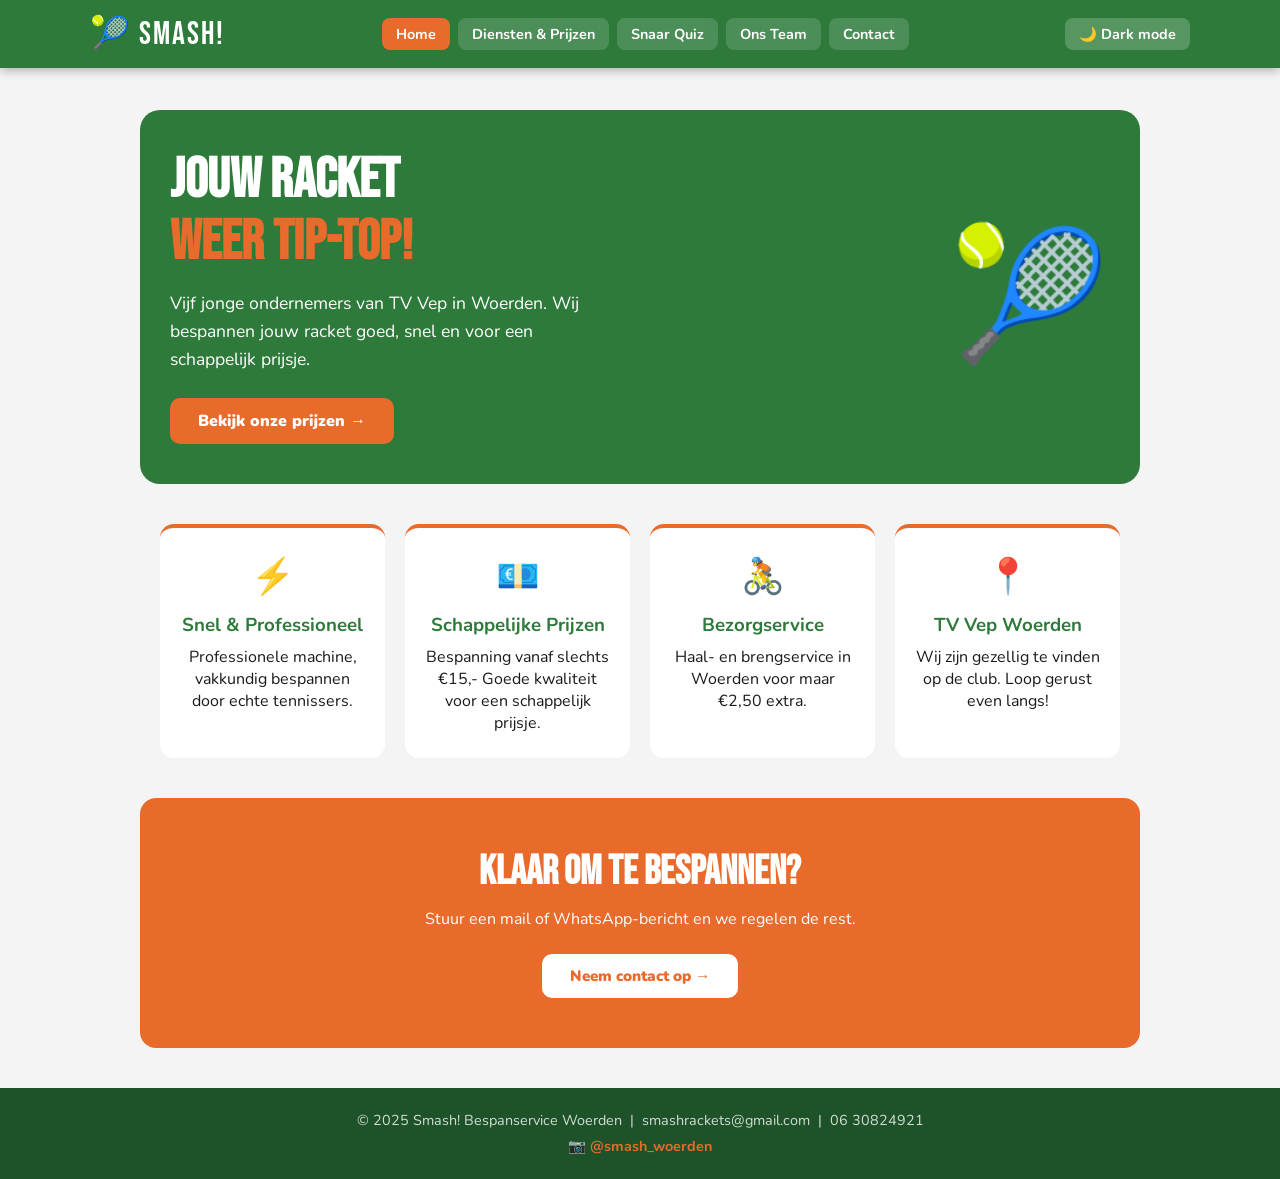
<file: index.html>
<!DOCTYPE html>
<html lang="nl">
<head>
<meta charset="UTF-8">
<meta name="viewport" content="width=device-width, initial-scale=1.0">
<title>Smash! Bespanservice Woerden</title>
<link rel="stylesheet" href="style.css">
<link href="https://fonts.googleapis.com/css2?family=Bebas+Neue&family=Nunito:wght@400;600;700;900&display=swap" rel="stylesheet">
</head>
<body>

<header>
<div class="header-inner">
<div class="logo">🎾 SMASH!</div>
<nav>
<a href="index.html" class="knop actief">Home</a>
<a href="diensten.html" class="knop">Diensten & Prijzen</a>
<a href="snaarquiz.html" class="knop">Snaar Quiz</a>
<a href="team.html" class="knop">Ons Team</a>
<a href="contact.html" class="knop">Contact</a>
</nav>
<button id="darkmode-knop" onclick="toggleDark()">🌙 Dark mode</button>
</div>
</header>

<main>
<section class="tiptop">
<div class="tiptop-tekst">
<h1>JOUW RACKET<br><span>WEER TIP-TOP!</span></h1>
<p>Vijf jonge ondernemers van TV Vep in Woerden. Wij bespannen jouw racket goed, snel en voor een schappelijk prijsje.</p>
<a href="diensten.html" class="bespannen-knop">Bekijk onze prijzen →</a>
</div>
<div class="tiptop-logo-groot">🎾</div>
</section>

<section class="voordelen">
<div class="voordeel">
<span class="icon">⚡</span>
<h3>Snel & Professioneel</h3>
<p>Professionele machine, vakkundig bespannen door echte tennissers.</p>
</div>
<div class="voordeel">
<span class="icon">💶</span>
<h3>Schappelijke Prijzen</h3>
<p>Bespanning vanaf slechts €15,- Goede kwaliteit voor een schappelijk prijsje.</p>
</div>
<div class="voordeel">
<span class="icon">🚴</span>
<h3>Bezorgservice</h3>
<p>Haal- en brengservice in Woerden voor maar €2,50 extra.</p>
</div>
<div class="voordeel">
<span class="icon">📍</span>
<h3>TV Vep Woerden</h3>
<p>Wij zijn gezellig te vinden op de club. Loop gerust even langs!</p>
</div>
</section>

<section class="cta-banner">
<h2>Klaar om te bespannen?</h2>
<p>Stuur een mail of WhatsApp-bericht en we regelen de rest.</p>
<a href="contact.html" class="cta-knop wit">Neem contact op →</a>
</section>
</main>

<footer>
<p>© 2025 Smash! Bespanservice Woerden &nbsp;|&nbsp; smashrackets@gmail.com &nbsp;|&nbsp; 06 30824921</p>
<p>📷 <a href="https://www.instagram.com/smash_woerden/" target="_blank">@smash_woerden</a></p>
</footer>

<script src="main.js"></script>
</body>
</html>
</file>
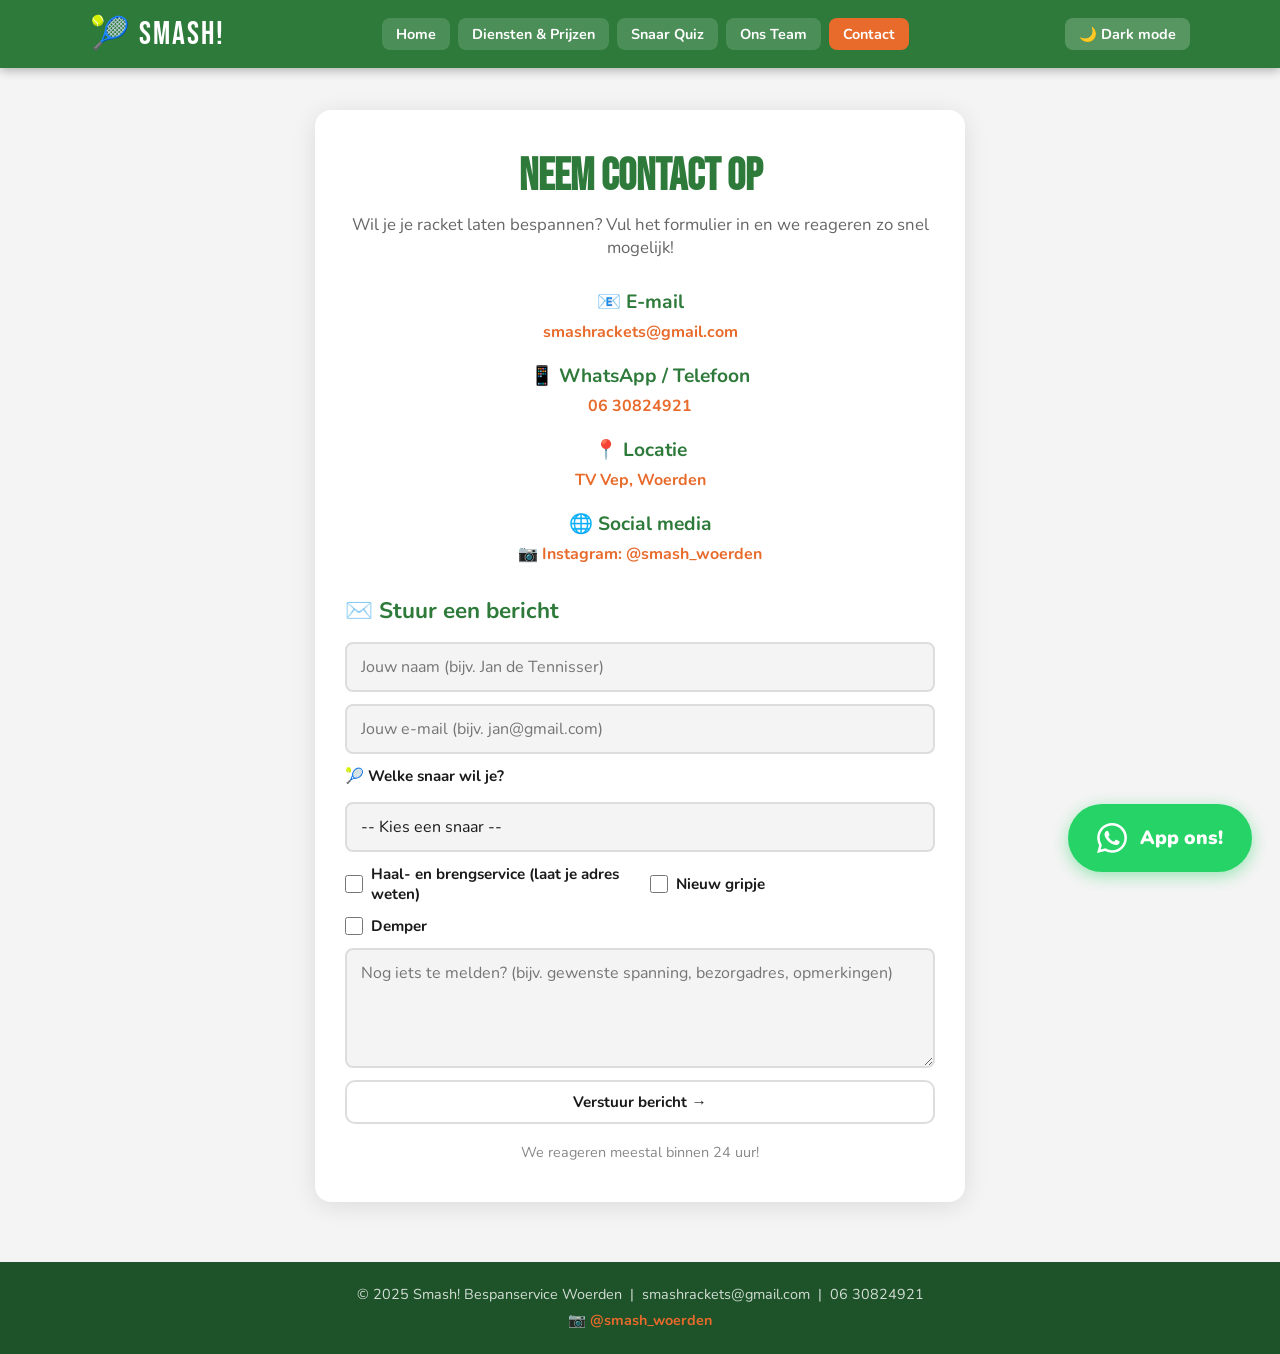
<file: contact.html>
<!DOCTYPE html>
<html lang="nl">
<head>
    <meta charset="UTF-8">
    <meta name="viewport" content="width=device-width, initial-scale=1.0">
    <title>Contact - Smash!</title>
    <link rel="stylesheet" href="style.css">
    <link href="https://fonts.googleapis.com/css2?family=Bebas+Neue&family=Nunito:wght@400;600;700;900&display=swap" rel="stylesheet">
</head>

<a href="https://wa.me/31630824921" class="whatsapp-float" target="_blank" rel="noopener" aria-label="App ons op WhatsApp">
    <svg viewBox="0 0 24 24" xmlns="http://www.w3.org/2000/svg">
        <path d="M17.472 14.382c-.297-.149-1.758-.867-2.03-.967-.273-.099-.471-.148-.67.15-.197.297-.767.966-.94 1.164-.173.199-.347.223-.644.075-.297-.15-1.255-.463-2.39-1.475-.883-.788-1.48-1.761-1.653-2.059-.173-.297-.018-.458.13-.606.134-.133.298-.347.446-.52.149-.174.198-.298.298-.497.099-.198.05-.371-.025-.52-.075-.149-.669-1.612-.916-2.207-.242-.579-.487-.5-.669-.51-.173-.008-.371-.01-.57-.01-.198 0-.52.074-.792.372-.272.297-1.04 1.016-1.04 2.479 0 1.462 1.065 2.875 1.213 3.074.149.198 2.096 3.2 5.077 4.487.709.306 1.262.489 1.694.625.712.227 1.36.195 1.871.118.571-.085 1.758-.719 2.006-1.413.248-.694.248-1.289.173-1.413-.074-.124-.272-.198-.57-.347m-5.421 7.403h-.004a9.87 9.87 0 01-5.031-1.378l-.361-.214-3.741.982.998-3.648-.235-.374a9.86 9.86 0 01-1.51-5.26c.001-5.45 4.436-9.884 9.888-9.884 2.64 0 5.122 1.03 6.988 2.898a9.825 9.825 0 012.893 6.994c-.003 5.45-4.437 9.884-9.885 9.884m8.413-18.297A11.815 11.815 0 0012.05 0C5.495 0 .16 5.335.157 11.892c0 2.096.547 4.142 1.588 5.945L.057 24l6.305-1.654a11.882 11.882 0 005.683 1.448h.005c6.554 0 11.89-5.335 11.893-11.893a11.821 11.821 0 00-3.48-8.413z"/>
    </svg>
    <span class="whatsapp-label">App ons!</span>
</a>

<body>

<header>
    <div class="header-inner">
        <div class="logo">🎾 SMASH!</div>
        <nav>
            <a href="index.html" class="knop">Home</a>
            <a href="diensten.html" class="knop">Diensten & Prijzen</a>
            <a href="snaarquiz.html" class="knop">Snaar Quiz</a>
            <a href="team.html" class="knop">Ons Team</a>
            <a href="contact.html" class="knop actief">Contact</a>
        </nav>
        <button id="darkmode-knop" onclick="toggleDark()">🌙 Dark mode</button>
    </div>
</header>

<main>
    <section class="contact-kaart">
        <h1>Neem contact op</h1>
        <p class="intro">Wil je je racket laten bespannen? Vul het formulier in en we reageren zo snel mogelijk!</p>

        <div class="gegevens">
            <h2>📧 E-mail</h2>
            <p><a href="mailto:smashrackets@gmail.com?subject=Bespanning aanvragen">smashrackets@gmail.com</a></p>

            <h2>📱 WhatsApp / Telefoon</h2>
            <p><a href="tel:0630824921">06 30824921</a></p>

            <h2>📍 Locatie</h2>
            <p>
                <a href="https://www.google.com/maps/search/TV+Vep+Woerden" target="_blank">
                    TV Vep, Woerden
                </a>
            </p>

            <h2>🌐 Social media</h2>
            <p>
                <a href="https://www.instagram.com/smash_woerden/" target="_blank">📷 Instagram: @smash_woerden</a>
            </p>
        </div>

        <div class="contact-form">
            <h2>✉️ Stuur een bericht</h2>

            <input type="text" id="naam" placeholder="Jouw naam (bijv. Jan de Tennisser)">
            <input type="email" id="email" placeholder="Jouw e-mail (bijv. jan@gmail.com)">

            <label class="form-label" for="snaar-select">🎾 Welke snaar wil je?</label>
            <select id="snaar-select">
                <option value="">-- Kies een snaar --</option>
                <option value="Head Sonic Pro (€20,-)">Head Sonic Pro </option>
                <option value="Pro's Pro (€15,-)">Pro's Pro </option>
                <option value="Babolat Hurricane (€17,50,-)">Babolat Hurricane </option>
                <option value="Luxilon Alu Power (€35,-)">Luxilon Alu Power </option>
            </select>

           <div class="form-checkboxes">
    <label class="checkbox-label">
        <input type="checkbox" id="check-haalbren"> Haal- en brengservice (laat je adres weten)
    </label>
    <label class="checkbox-label">
        <input type="checkbox" id="check-grip"> Nieuw gripje
    </label>
    <label class="checkbox-label">
        <input type="checkbox" id="check-demper"> Demper
    </label>
</div>
            <textarea id="bericht" placeholder="Nog iets te melden? (bijv. gewenste spanning, bezorgadres, opmerkingen)"></textarea>

            <button class="cta-knop" onclick="verstuurBericht()">Verstuur bericht →</button>
            <p class="reactietijd">We reageren meestal binnen 24 uur!</p>
            <p id="form-bevestiging" class="verborgen form-ok">✅ Bedankt! Je mail-app opent nu.</p>
        </div>
    </section>
</main>

<footer>
    <p>© 2025 Smash! Bespanservice Woerden &nbsp;|&nbsp; smashrackets@gmail.com &nbsp;|&nbsp; 06 30824921</p>
    <p>📷 <a href="https://www.instagram.com/smash_woerden/" target="_blank">@smash_woerden</a></p>
</footer>

<script src="main.js"></script>
</body>
</html>
</file>
<file: style.css>
@import url('https://fonts.googleapis.com/css2?family=Bebas+Neue&family=Nunito:wght@400;600;700;900&display=swap');


:root {
    --oranje: #e86b2c;
    --groen: #2d7a3a;
    --wit: #ffffff;
    --lichtgrijs: #f4f4f4;
    --tekst: #1a1a1a;
    --kaart: #ffffff;
    --header-bg: #2d7a3a;
    --footer-bg: #1e5229;
    --border: #ddd;
    --knop-tekst: #1a1a1a;
}

body.dark {
    --lichtgrijs: #1a1a1a;
    --tekst: #f0f0f0;
    --kaart: #2a2a2a;
    --header-bg: #163d1e;
    --footer-bg: #111;
    --border: #444;
    --wit: #4b4a4a;
    --knop-tekst: #f0f0f0;
}

* {
    margin: 0;
    padding: 0;
    box-sizing: border-box;
}

body {
    font-family: 'Nunito', sans-serif;
    background-color: var(--lichtgrijs);
    color: var(--tekst);
    font-size: 16px;
    transition: background 0.3s, color 0.3s;
}


main {
    animation: instappen 0.5s ease-in-out;
}

@keyframes instappen {
    from { opacity: 0; transform: translateY(12px); }
    to   { opacity: 1; transform: translateY(0); }
}


header {
    background: var(--header-bg);
    padding: 14px 30px;
    position: fixed;
    top: 0;
    left: 0;
    width: 100%;
    z-index: 1000;
    box-shadow: 0 2px 10px rgba(0, 0, 0, 0.3);
}

.header-inner {
    display: flex;
    align-items: center;
    justify-content: space-between;
    max-width: 1100px;
    margin: 0 auto;
    flex-wrap: wrap;
    gap: 10px;
}

.logo {
    font-family: 'Bebas Neue', cursive;
    font-size: 2rem;
    color: var(--wit);
    letter-spacing: 2px;
}

nav {
    display: flex;
    gap: 8px;
    flex-wrap: wrap;
}

.knop {
    display: inline-block;
    padding: 6px 14px;
    background: rgba(255, 255, 255, 0.15);
    color: white;
    border-radius: 8px;
    text-decoration: none;
    font-weight: 700;
    font-size: 0.9rem;
    transition: 0.2s;
}

.knop:hover,
.knop.actief {
    background: var(--oranje);
    color: white;
}

#darkmode-knop {
    background: rgba(255, 255, 255, 0.2);
    border: none;
    color: white;
    padding: 6px 14px;
    border-radius: 8px;
    cursor: pointer;
    font-weight: 700;
    font-family: 'Nunito', sans-serif;
    font-size: 0.9rem;
    transition: 0.2s;
}

#darkmode-knop:hover {
    background: var(--oranje);
}

.tiptop {
    display: flex;
    align-items: center;
    justify-content: space-between;
    max-width: 1000px;
    margin: 110px auto 40px;
    padding: 40px 30px;
    background: var(--groen);
    border-radius: 20px;
    color: white;
    gap: 30px;
}

.tiptop-tekst h1 {
    font-family: 'Bebas Neue', cursive;
    font-size: 3.5rem;
    line-height: 1.1;
    margin-bottom: 16px;
}

.tiptop-tekst h1 span {
    color: var(--oranje);
}

.tiptop-tekst p {
    font-size: 1.1rem;
    line-height: 1.6;
    margin-bottom: 24px;
    max-width: 450px;
}

.tiptop-logo-groot {
    font-size: 8rem;
}

.bespannen-knop {
    display: inline-block;
    background: var(--oranje);
    color: white;
    padding: 12px 28px;
    border-radius: 10px;
    text-decoration: none;
    font-weight: 900;
    transition: 0.2s;
}

.bespannen-knop:hover {
    background: #c95a1f;
    transform: translateY(-2px);
}

.bespannen-knop.wit {
    background: white;
    color: var(--groen);
}

.bespannen-knop.wit:hover {
    background: #e0e0e0;
}

.voordelen {
    display: flex;
    gap: 20px;
    max-width: 1000px;
    margin: 0 auto 40px;
    padding: 0 20px;
    flex-wrap: wrap;
}

.voordeel {
    flex: 1;
    min-width: 200px;
    background: var(--kaart);
    border-radius: 14px;
    padding: 24px 20px;
    text-align: center;
    border-top: 4px solid var(--oranje);
    transition: 0.2s;
}










.voordeel:hover {
    transform: translateY(-4px);
}

.voordeel .icon {
    font-size: 2.2rem;
    display: block;
    margin-bottom: 12px;
}

.voordeel h3 {
    color: var(--groen);
    margin-bottom: 8px;
}

.bespannen-banner,
.cta-banner {
    background: var(--oranje);
    color: white;
    text-align: center;
    padding: 50px 30px;
    max-width: 1000px;
    margin: 0 auto 40px;
    border-radius: 16px;
}

.bespannen-banner h2,
.cta-banner h2 {
    font-family: 'Bebas Neue', cursive;
    font-size: 2.5rem;
    margin-bottom: 12px;
}

.bespannen-banner p,
.cta-banner p {
    margin-bottom: 24px;
}

.cta-knop {
    background: transparent;
    border: 2px solid var(--border);
    color: var(--tekst);
    font-family: 'Nunito', sans-serif;
    font-weight: 700;
    font-size: 0.95rem;
    padding: 10px 22px;
    border-radius: 10px;
    cursor: pointer;
    transition: border-color 0.18s, color 0.18s;
}

.cta-knop:hover {
    border-color: var(--oranje);
    color: var(--oranje);
}

.cta-knop.wit {
    display: inline-block;
    background: white;
    color: var(--oranje);
    font-weight: 900;
    padding: 12px 28px;
    border-radius: 10px;
    text-decoration: none;
    transition: 0.2s;
    border: none;
}

.cta-knop.wit:hover {
    background: #f0f0f0;
    transform: translateY(-2px);
}

.pagina-titel {
    text-align: center;
    max-width: 700px;
    margin: 110px auto 40px auto;
    padding: 30px;
}

.pagina-titel h1 {
    font-family: 'Bebas Neue', cursive;
    font-size: clamp(2.4rem, 6vw, 3.6rem);
    color: var(--groen);
    letter-spacing: 1px;
    margin-bottom: 10px;
}

body.dark .pagina-titel h1 {
    color: var(--oranje);
}

.pagina-titel p {
    font-size: 1.05rem;
    color: var(--tekst);
    opacity: 0.75;
}


.prijzen-grid {
    display: flex;
    gap: 20px;
    max-width: 1000px;
    margin: 0 auto 40px auto;
    padding: 0 20px;
    flex-wrap: wrap;
}

.prijs-kaart {
    flex: 1;
    min-width: 200px;
    background: var(--kaart);
    border-radius: 14px;
    padding: 24px 20px;
    text-align: center;
    box-shadow: 0 2px 12px rgba(0, 0, 0, 0.0000082);
    border: 2px solid var(--border);
    position: relative;
    transition: 0.2s;
}

.prijs-kaart:hover {
    transform: translateY(-4px);
    border-color: var(--oranje);
}

.prijs-kaart.uitgelicht {
    border-color: var(--oranje);
    border-width: 3px;
}

.badge {
    position: absolute;
    top: -14px;
    left: 50%;
    transform: translateX(-50%);
    background: var(--oranje);
    color: white;
    padding: 4px 14px;
    border-radius: 20px;
    font-size: 0.85rem;
    font-weight: 700;
    white-space: nowrap;
}

.prijs-kaart h3 {
    color: var(--groen);
    font-size: 1.3rem;
    margin-bottom: 10px;
    margin-top: 10px;
}

.snaar-info {
    font-size: 0.95rem;
    color: #666;
    line-height: 1.5;
    margin-bottom: 16px;
}

body.dark .snaar-info {
    color: #aaa;
}

.prijs {
    font-family: 'Bebas Neue', cursive;
    font-size: 2.2rem;
    color: var(--oranje);
}

.snaar-foto-wrap {
    width: 100%;
    height: 150px;
    border-radius: 15px;
    overflow: hidden;
    margin-bottom: 14px;
}

.snaar-foto {
    width: 100%;
    height: 100%;
    object-fit: contain;
    background: var(--wit);
    transition: transform 0.3s ease;
}

.prijs-kaart:hover .snaar-foto {
    transform: scale(1.05);
}


.extra-diensten {
    max-width: 700px;
    margin: 0 auto 40px auto;
    padding: 0 20px;
}

.extra-diensten h2 {
    font-family: 'Bebas Neue', cursive;
    font-size: 2rem;
    color: var(--groen);
    margin-bottom: 20px;
    text-align: center;
}

body.dark .extra-diensten h2 {
    color: var(--oranje);
}

.extra-grid {
    display: flex;
    gap: 20px;
    flex-wrap: wrap;
}

.extra-item {
    flex: 1;
    min-width: 200px;
    background: var(--kaart);
    border-radius: 14px;
    padding: 24px;
    text-align: center;
    box-shadow: 0 2px 10px rgba(0, 0, 0, 0.000000000008);
}

.extra-item .icon {
    font-size: 2rem;
    display: block;
    margin-bottom: 10px;
}

.extra-item h4 {
    color: var(--groen);
    margin-bottom: 8px;
}

.extra-item strong {
    color: var(--oranje);
    font-size: 1.5rem;
    font-family: 'Bebas Neue', cursive;
    display: block;
    margin-top: 10px;
}

.extra-foto-wrap {
    width: 100%;
    height: 120px;
    border-radius: 10px;
    overflow: hidden;
    margin-bottom: 12px;
    background: var(--lichtgrijs);
}

.extra-foto {
    width: 100%;
    height: 100%;
    object-fit: cover;
    transition: transform 0.3s ease;
}

.extra-item:hover .extra-foto {
    transform: scale(1.05);
}



.calculator {
    max-width: 600px;
    margin: 0 auto 60px auto;
    background: var(--kaart);
    padding: 30px;


    border-radius: 16px;
    box-shadow: 0 4px 20px rgba(0, 0, 0, 0.1);
    text-align: center;
}

.calculator h2 {
    font-family: 'Bebas Neue', cursive;
    font-size: 2rem;
    color: var(--groen);
    margin-bottom: 8px;
}

body.dark .calculator h2 {
    color: var(--oranje);
}

.calculator p {
    color: #666;
    margin-bottom: 20px;
}

body.dark .calculator p {
    color: #aaa;
}

.calcding {
    display: flex;
    flex-direction: column;
    gap: 14px;
    text-align: left;
}

.calcding label {
    font-weight: 700;
    color: var(--tekst);
    display: flex;
    align-items: center;
    gap: 10px;
}

.calcding select {
    width: 100%;
    padding: 10px 14px;
    border-radius: 8px;
    border: 2px solid var(--border);
    font-size: 1rem;
    font-family: 'Nunito', sans-serif;
    background: var(--kaart);
    color: var(--tekst);
    margin-top: 4px;
}

.totaal {
    background: var(--groen);
    color: white;
    padding: 16px;
    border-radius: 10px;
    text-align: center;
    font-size: 1.4rem;
    font-weight: 670;
    margin-top: 10px;
}

.totaal span {
    font-family: 'Bebas Neue', cursive;
    font-size: 2rem;
    color: var(--oranje);
}

.quiz-voortgang {
    display: flex;
    justify-content: center;
    gap: 10px;
    margin-bottom: 32px;
}

.quiz-stap-dot {
    width: 36px;
    height: 6px;
    border-radius: 3px;
    background: var(--border);
    transition: background 0.3s ease;
}

.quiz-stap-dot.actief { background: var(--oranje); }
.quiz-stap-dot.klaar  { background: var(--groen); }

.quiz-container {
    max-width: 640px;
    margin: 0 auto 70px auto;
    background: var(--kaart);
    padding: 40px 36px;
    border-radius: 20px;
    box-shadow: 0 6px 28px rgba(0, 0, 0, 0.1);
    text-align: center;
}

.quiz-stap {
    animation: instappen 0.35s ease both;
}

.quiz-stap h3 {
    font-size: 1.35rem;
    font-weight: 900;
    color: var(--groen);
    margin-bottom: 26px;
    line-height: 1.3;
}

body.dark .quiz-stap h3 {
    color: var(--oranje);
}

.quiz-opties {
    display: flex;
    flex-direction: column;
    gap: 11px;
}

.quiz-btn {
    background: var(--lichtgrijs);
    border: 2px solid var(--border);
    padding: 14px 20px;
    border-radius: 12px;
    font-size: 1rem;
    font-family: 'Nunito', sans-serif;
    font-weight: 700;
    cursor: pointer;
    color: var(--tekst);
    transition: background 0.18s, color 0.18s, border-color 0.18s, transform 0.18s;
    text-align: left;
    display: flex;
    align-items: center;
    gap: 10px;
}

.quiz-btn:hover {
    background: var(--oranje);
    color: white;
    border-color: var(--oranje);
    transform: translateX(7px);
}

.quiz-btn:active {
    transform: translateX(4px) scale(0.98);
}

.verborgen { display: none !important; }

.resultaat-kaart {
    background: var(--groen);
    color: white;
    padding: 30px 28px;
    border-radius: 18px;
    margin: 20px 0 24px;
    font-size: 1.08rem;
    line-height: 1.65;
    text-align: left;
    position: relative;
    overflow: hidden;
}

.resultaat-kaart::before {
    content: '🎾';
    position: absolute;
    right: -10px;
    bottom: -10px;
    font-size: 5rem;
    opacity: 0.1;
    pointer-events: none;
}

.resultaat-kaart strong.snaar-naam {
    font-family: 'Bebas Neue', cursive;
    font-size: 2.1rem;
    color: var(--oranje);
    display: block;
    margin-bottom: 10px;
    letter-spacing: 0.5px;
}

.resultaat-prijs {
    display: inline-block;
    background: rgba(0, 0, 0, 0.18);
    border-radius: 8px;
    padding: 6px 16px;
    margin: 10px 0 16px;
    font-size: 1.25rem;
    font-weight: 900;
    color: var(--oranje);
}

.resultaat-bestel {
    display: inline-block;
    background: var(--oranje);
    color: white;
    font-weight: 800;
    padding: 11px 24px;
    border-radius: 10px;
    text-decoration: none;
    transition: background 0.18s, transform 0.15s;
    margin-top: 4px;
}

.resultaat-bestel:hover {
    background: #c95a1f;
    transform: translateY(-2px);
}

.team-grid {
    display: flex;
    gap: 20px;
    max-width: 1000px;
    margin: 0 auto 40px auto;
    padding: 0 20px;
    flex-wrap: wrap;
    justify-content: center;
}

.team-kaart {
    background: var(--kaart);
    border-radius: 14px;
    padding: 30px 24px;
    text-align: center;
    box-shadow: 0 2px 12px rgba(0, 0, 0, 0.08);
    width: 180px;
    transition: 0.2s;
    border-top: 4px solid var(--groen);
}

.team-kaart:hover {
    transform: translateY(-6px);
    border-top-color: var(--oranje);
    box-shadow: 0 8px 24px rgba(0, 0, 0, 0.14);
}

.avatar {
    font-size: 3rem;
    margin-bottom: 12px;
}

.team-kaart h3 {
    color: var(--groen);
    font-size: 1.3rem;
    margin-bottom: 10px;
}

.team-kaart p {
    font-size: 0.9rem;
    color: #666;
    line-height: 1.5;
}

body.dark .team-kaart p { color: #aaa; }

.teamsmasher {
    width: 110px;
    height: 110px;
    border-radius: 50%;
    overflow: hidden;
    margin: 0 auto 16px auto;
    border: 3px solid var(--oranje);
    background: var(--lichtgrijs);
}

.teamfotosmasher {
    width: 100%;
    height: 100%;
    object-fit: cover;
    object-position: top;
    transition: transform 0.3s ease;
}

.team-kaart:hover .teamfotosmasher {
    transform: scale(1.08);
}

/* ── Contact ── */
.contact-kaart {
    max-width: 650px;
    margin: 110px auto 60px auto;
    background: var(--kaart);
    padding: 40px 30px;
    border-radius: 16px;
    box-shadow: 0 4px 24px rgba(0, 0, 0, 0.1);
    text-align: center;
}

.contact-kaart h1 {
    font-family: 'Bebas Neue', cursive;
    font-size: 2.8rem;
    color: var(--groen);
    margin-bottom: 10px;
}

body.dark .contact-kaart h1 { color: var(--oranje); }

.intro {
    color: #666;
    margin-bottom: 30px;
    font-size: 1.05rem;
}

body.dark .intro { color: #aaa; }

.gegevens h2 {
    color: var(--groen);
    font-size: 1.2rem;
    margin: 20px 0 6px 0;
}

body.dark .gegevens h2 { color: var(--oranje); }

.gegevens p { margin-bottom: 8px; }

.gegevens a {
    color: var(--oranje);
    font-weight: 700;
    text-decoration: none;
}

.gegevens a:hover { text-decoration: underline; }

.contact-form {
    margin-top: 30px;
    display: flex;
    flex-direction: column;
    gap: 12px;
    text-align: left;
}

.contact-form h2 {
    color: var(--groen);
    font-size: 1.4rem;
    margin-bottom: 4px;
}

body.dark .contact-form h2 { color: var(--oranje); }

.contact-form input,
.contact-form textarea {
    width: 100%;
    padding: 12px 14px;
    border-radius: 8px;
    border: 2px solid var(--border);
    font-size: 1rem;
    font-family: 'Nunito', sans-serif;
    background: var(--lichtgrijs);
    color: var(--tekst);
    transition: 0.2s;
}

.contact-form input:focus,
.contact-form textarea:focus {
    outline: none;
    border-color: var(--oranje);
}

.contact-form textarea {
    min-height: 120px;
    resize: vertical;
}

.form-ok {
    color: var(--groen);
    font-weight: 700;
    text-align: center;
    font-size: 1.05rem;
}

.draai-sectie {
    max-width: 860px;
    margin: 0 auto 40px auto;
   
   
    padding: 0 20px;
}

.draai {
    display: flex;
    align-items: center;
    gap: 12px;
}

.draai-venster {
    flex: 1;
    overflow: hidden;
    border-radius: 16px;
}

.draai-track {
    display: flex;
    transition: transform 0.4s ease;
}

.draai-track img {
    min-width: 100%;
    height: 380px;
    object-fit: cover;
    object-position: center top;
}

.pijl {
    background: var(--kaart);
    border: 2px solid var(--border);
    color: var(--tekst);
    width: 44px;
    height: 44px;
    border-radius: 50%;
    font-size: 1.8rem;
    cursor: pointer;
    flex-shrink: 0;
    transition: 0.2s;
}

.pijl:hover {
    background: var(--oranje);
    border-color: var(--oranje);
    color: white;
}


footer {
    background: var(--footer-bg);
    color: rgba(255, 255, 255, 0.8);
    text-align: center;
    padding: 20px;
    font-size: 0.9rem;
    line-height: 1.8;
}

footer a {
    color: var(--oranje);
    text-decoration: none;
    font-weight: 700;
}

footer a:hover { text-decoration: underline; }

@media (max-width: 700px) {
    .header-inner {
        flex-direction: column;
        align-items: flex-start;
    }

    .tiptop {
        flex-direction: column;
        margin-top: 130px;
        text-align: center;
    }

    .tiptop-tekst h1 { font-size: 2.5rem; }
    .tiptop-logo-groot { font-size: 5rem; }
}

@media (max-width: 600px) {
    .draai-track img { height: 200px; }
}

.form-label {
    font-weight: 700;
    color: var(--tekst);
    display: block;
    margin-bottom: 4px;
    font-size: 0.95rem;
}

.contact-form select {
    width: 100%;
    padding: 12px 14px;
    border-radius: 8px;
    border: 2px solid var(--border);
    font-size: 1rem;
    font-family: 'Nunito', sans-serif;
    background: var(--lichtgrijs);
    color: var(--tekst);
    transition: border-color 0.2s;
    appearance: none;
    cursor: pointer;
}

.contact-form select:focus {
    outline: none;
    border-color: var(--oranje);
}

.form-checkboxes {
    display: grid;
    grid-template-columns: 1fr 1fr;
    gap: 12px 20px;
}

.checkbox-label {
    display: flex;
    align-items: center;
    gap: 8px;
    font-weight: 700;
    cursor: pointer;
    font-size: 0.95rem;
}

.checkbox-label input[type="checkbox"] {
    width: 18px;
    height: 18px;
    accent-color: var(--oranje);
    cursor: pointer;
    flex-shrink: 0;
}

.reactietijd {
    text-align: center;
    font-size: 0.9rem;
    color: #888;
    margin-top: 6px;
}

.whatsapp-float {
    position: fixed;
    bottom: 28px;
    right: 28px;
    z-index: 9999;
    background: #25d366;
    color: white;
    border-radius: 50px;
    padding: 14px 20px;
    display: flex;
    align-items: center;
    gap: 10px;
    text-decoration: none;
    font-weight: 900;
    font-family: 'Nunito', sans-serif;
    font-size: 0.95rem;
    box-shadow: 0 4px 16px rgba(37, 211, 102, 0.45);
    transition: transform 0.2s, box-shadow 0.2s;
}

.whatsapp-float:hover {
    transform: translateY(-4px);
    box-shadow: 0 8px 24px rgba(37, 211, 102, 0.55);
    color: white;
}

.whatsapp-float svg {
    width: 22px;
    height: 22px;
    fill: white;
    flex-shrink: 0;
}

.whatsapp-label {
    white-space: nowrap;
}

@media (max-width: 500px) {
    .whatsapp-float {
        padding: 14px;
        border-radius: 50%;
    }
    .whatsapp-label {
        display: none;
    }
}
.whatsapp-float {
    bottom: 28px;
    right: 28px;
    padding: 19px 29px;  
    font-size: 1.2rem;
    gap: 13px;
}

.whatsapp-float svg {
    width: 30px;         
    height: 30px;
}
</file>
